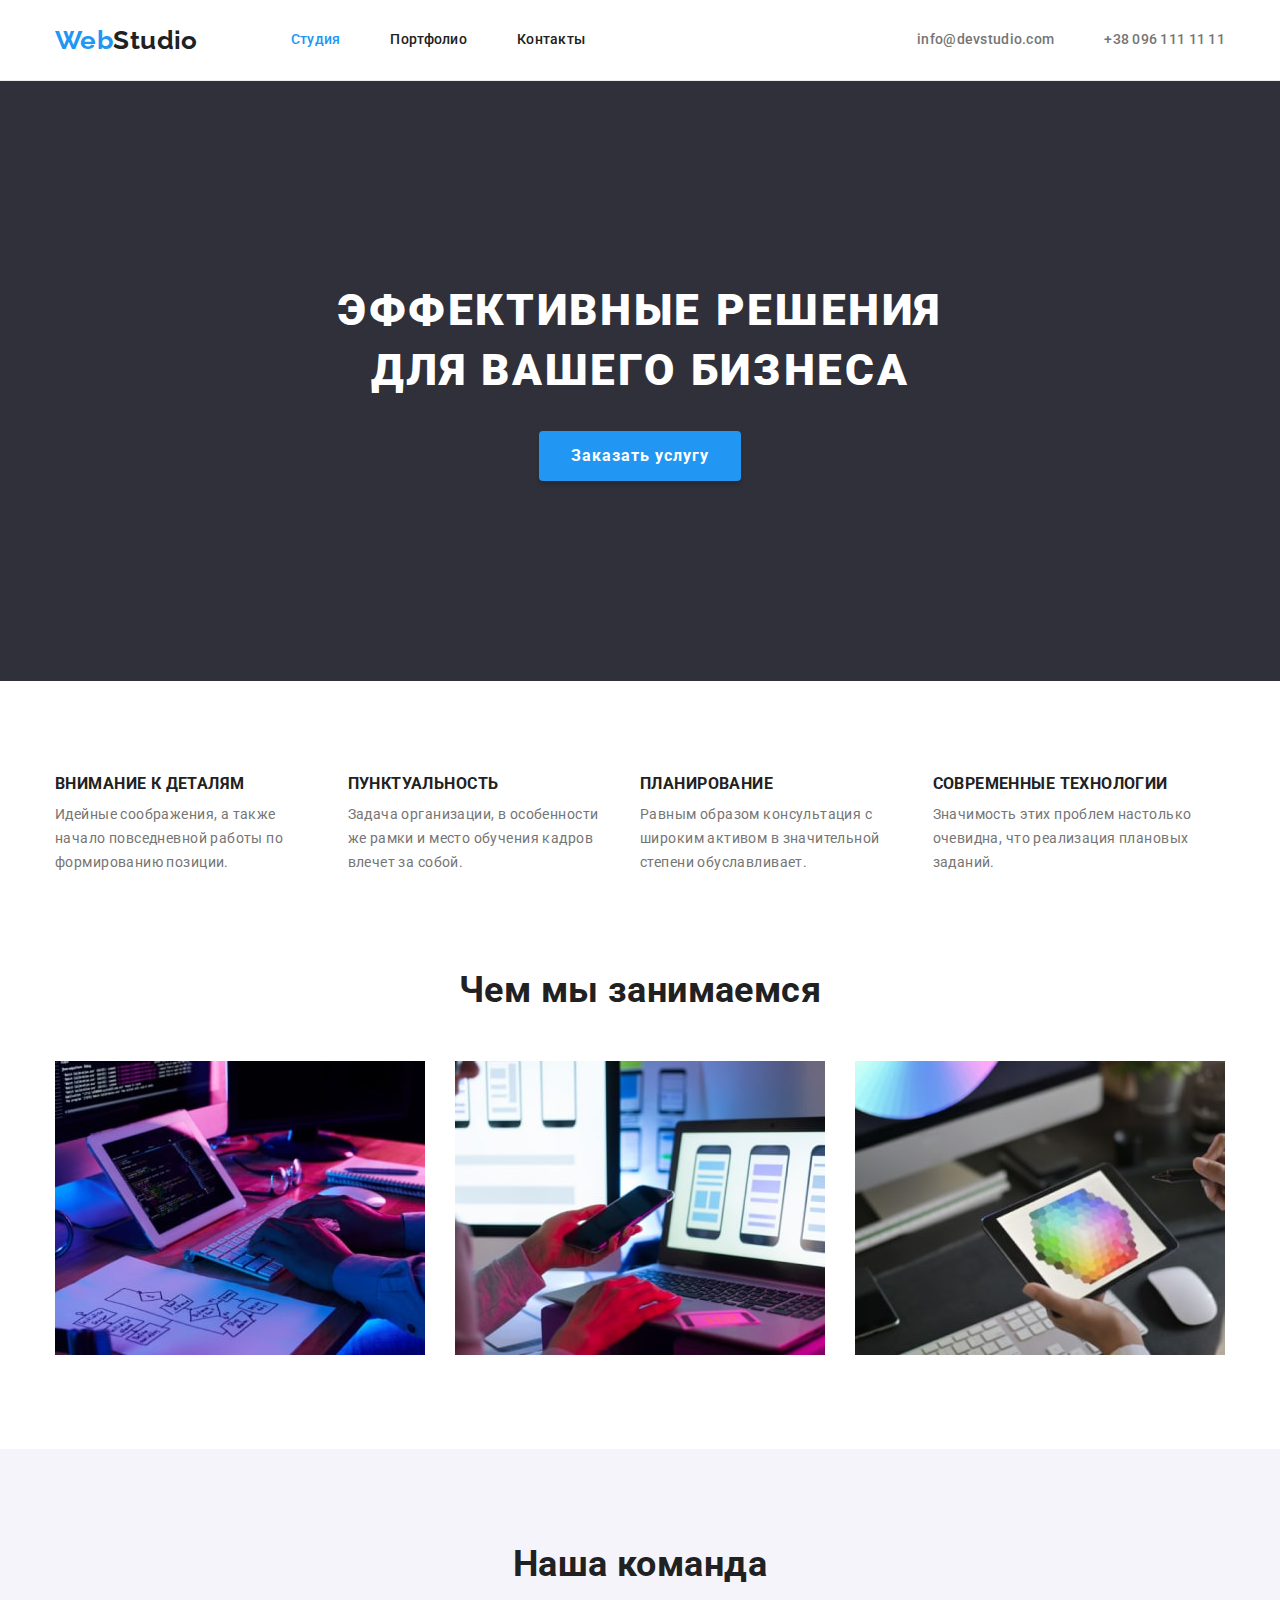
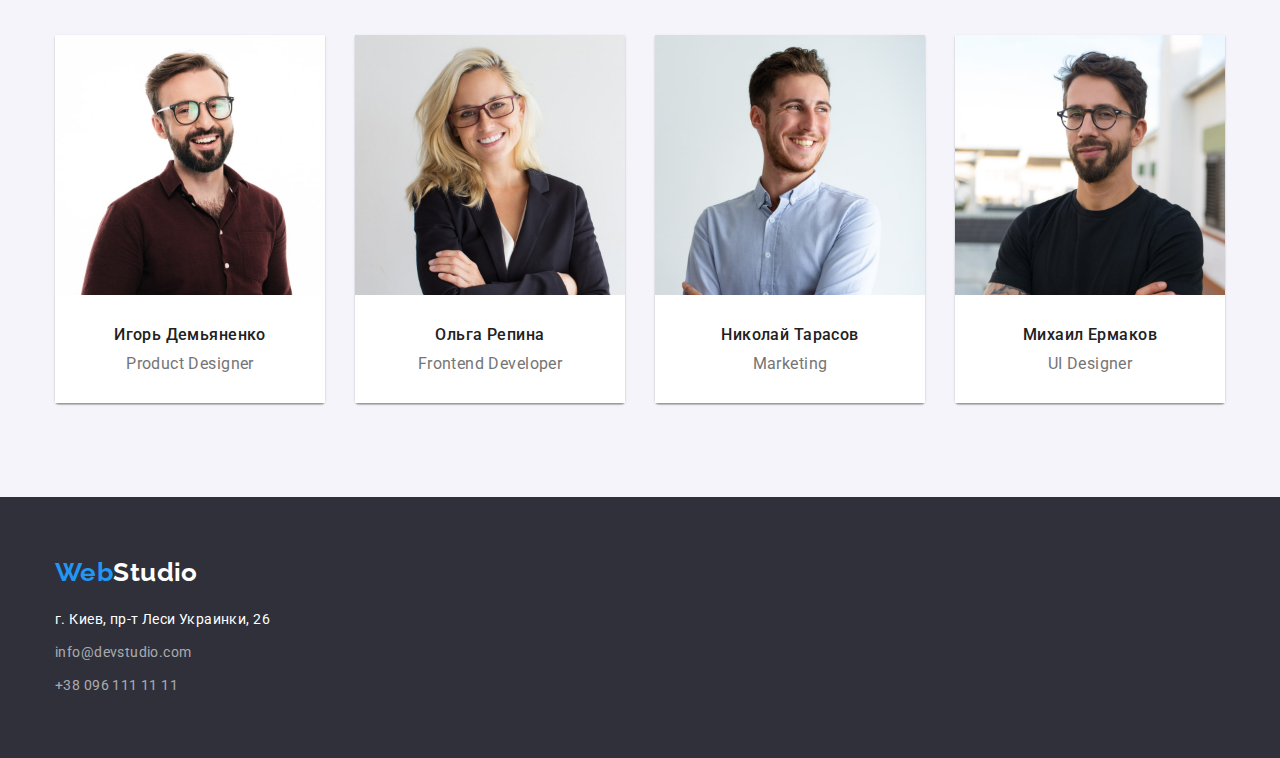
<file: index.html>
<!DOCTYPE html>
<html lang="ru">
  <head>
    <meta charset="UTF-8" />
    <meta http-equiv="X-UA-Compatible" content="IE=edge" />
    <meta name="viewport" content="width=device-width, initial-scale=1.0" />
    <title>Студия</title>
    <link rel="preconnect" href="https://fonts.googleapis.com" />
    <link rel="preconnect" href="https://fonts.gstatic.com" crossorigin />
    <link
      rel="stylesheet"
      href="https://cdnjs.cloudflare.com/ajax/libs/modern-normalize/1.0.0/modern-normalize.min.css"
    />
    <link
      href="https://fonts.googleapis.com/css2?family=Raleway:wght@700&family=Roboto:wght@400;500;700;900&display=swap"
      rel="stylesheet"
    />
    <link
      rel="stylesheet"
      href="https://cdnjs.cloudflare.com/ajax/libs/modern-normalize/1.1.0/modern-normalize.min.css"
      integrity="sha512-wpPYUAdjBVSE4KJnH1VR1HeZfpl1ub8YT/NKx4PuQ5NmX2tKuGu6U/JRp5y+Y8XG2tV+wKQpNHVUX03MfMFn9Q=="
      crossorigin="anonymous"
      referrerpolicy="no-referrer"
    />
    <link rel="stylesheet" href="./css/styles.css" />
  </head>

  <body>
    <!-- /* //////////////шапка header/////////////////////////*/ -->

    <header class="header">
      <div class="container header-container">
        <nav class="navigation">
          <a class="header-logo logo link" lang="en" href="./index.html"><span>Web</span>Studio</a>
          <ul class="header-list list">
            <li class="header-item">
              <a class="header-link link current" href="./index.html">Студия</a>
            </li>
            <li class="header-item">
              <a class="header-link link" href="./portfolio.html">Портфолио</a>
            </li>
            <li class="header-item"><a class="header-link link" href="">Контакты</a></li>
          </ul>
        </nav>
        <ul class="header-contacts list">
          <li class="header-contacts-items">
            <a class="header-contacts-link link" href="mailto:info@devstudio.com"
              >info@devstudio.com</a
            >
          </li>
          <li class="header-contacts-items">
            <a class="header-contacts-link link" href="tel:+380961111111">+38 096 111 11 11</a>
          </li>
        </ul>
      </div>
    </header>
    <main>
      <!-- /* //////////////////hero герой/////////////////// */ -->

      <section class="hero">
        <div class="container center">
          <h1 class="hero-title">
            Эффективные решения <br />
            для вашего бизнеса
          </h1>
          <button class="hero-button btn" type="button">Заказать услугу</button>
        </div>
      </section>

      <!-- /* //////////////Преимущества features/////////////////////////*/ -->

      <section class="features section">
        <div class="container">
          <h2 class="features-title visually-hidden">Преимущества</h2>
          <ul class="features-list list">
            <li class="features-item">
              <h3 class="features-item-title">Внимание к деталям</h3>
              <p class="features-item-text">
                Идейные соображения, а также начало повседневной работы по формированию позиции.
              </p>
            </li>
            <li class="features-item">
              <h3 class="features-item-title">Пунктуальность</h3>
              <p class="features-item-text">
                Задача организации, в особенности же рамки и место обучения кадров влечет за собой.
              </p>
            </li>
            <li class="features-item">
              <h3 class="features-item-title">Планирование</h3>
              <p class="features-item-text">
                Равным образом консультация с широким активом в значительной степени обуславливает.
              </p>
            </li>
            <li class="features-item">
              <h3 class="features-item-title">Современные технологии</h3>
              <p class="features-item-text">
                Значимость этих проблем настолько очевидна, что реализация плановых заданий.
              </p>
            </li>
          </ul>
        </div>
      </section>

      <!-- /* //////////////Чем мы занимаемся doing/////////////////////////*/ -->

      <section class="doing section">
        <div class="container">
          <h2 class="doing-title">Чем мы занимаемся</h2>
          <ul class="doing-list list">
            <li class="doing-item">
              <img
                class="doing-img"
                src="./images/box1-min.jpg"
                alt="Кодим"
                width="370"
                height="294"
              />
            </li>
            <li class="doing-item">
              <img
                class="doing-img"
                src="./images/box2-min.jpg"
                alt="Программируем"
                width="370"
                height="294"
              />
            </li>
            <li class="doing-item">
              <img
                class="doing-img"
                src="./images/box3-min.jpg"
                alt="Разрабатываем"
                width="370"
                height="294"
              />
            </li>
          </ul>
        </div>
      </section>

      <!-- /* //////////////Наша команда team/////////////////////////*/ -->

      <section class="team section">
        <div class="container">
          <h2 class="team-title">Наша команда</h2>
          <ul class="team-list list">
            <li class="team-member">
              <img
                class="team-member-img"
                src="./images/img1-min.jpg"
                alt="Игорь Демьяненко"
                width="270"
                height="260"
              />
              <div class="member-name">
                <h3 class="team-member-title">Игорь Демьяненко</h3>
                <p class="team-member-text" lang="en">Product Designer</p>
              </div>
            </li>
            <li class="team-member">
              <img
                class="team-member-img"
                src="./images/img2-min.jpg"
                alt="Ольга Репина"
                width="270"
                height="260"
              />
              <div class="member-name">
                <h3 class="team-member-title">Ольга Репина</h3>
                <p class="team-member-text" lang="en">Frontend Developer</p>
              </div>
            </li>
            <li class="team-member">
              <img
                class="team-member-img"
                src="./images/img3-min.jpg"
                alt="Николай Тарасов"
                width="270"
                height="260"
              />
              <div class="member-name">
                <h3 class="team-member-title">Николай Тарасов</h3>
                <p class="team-member-text" lang="en">Marketing</p>
              </div>
            </li>
            <li class="team-member">
              <img
                class="team-member-img"
                src="./images/img4-min.jpg"
                alt="Михаил Ермаков"
                width="270"
                height="260"
              />
              <div class="member-name">
                <h3 class="team-member-title">Михаил Ермаков</h3>
                <p class="team-member-text" lang="en">UI Designer</p>
              </div>
            </li>
          </ul>
        </div>
      </section>
    </main>

    <!-- /* //////////////футер footer/////////////////////////*/ -->

    <footer class="footer">
      <div class="container">
        <a class="footer-logo logo link" lang="en" href=""><span>Web</span>Studio</a>
        <address class="footer-address">
          <ul class="footer-list list">
            <li class="footer-item">
              <a
                class="footer-link link address"
                href="https://goo.gl/maps/47WSASrcaa9zfRm9A"
                target="_blank"
                rel="noopener noreferrer"
                >г. Киев, пр-т Леси Украинки, 26</a
              >
            </li>
            <li class="footer-item">
              <a class="footer-link link" href="mailto:info@devstudio.com">info@devstudio.com</a>
            </li>
            <li class="footer-item">
              <a class="footer-link link" href="tel:+380961111111">+38 096 111 11 11</a>
            </li>
          </ul>
        </address>
      </div>
    </footer>
  </body>
</html>
</file>
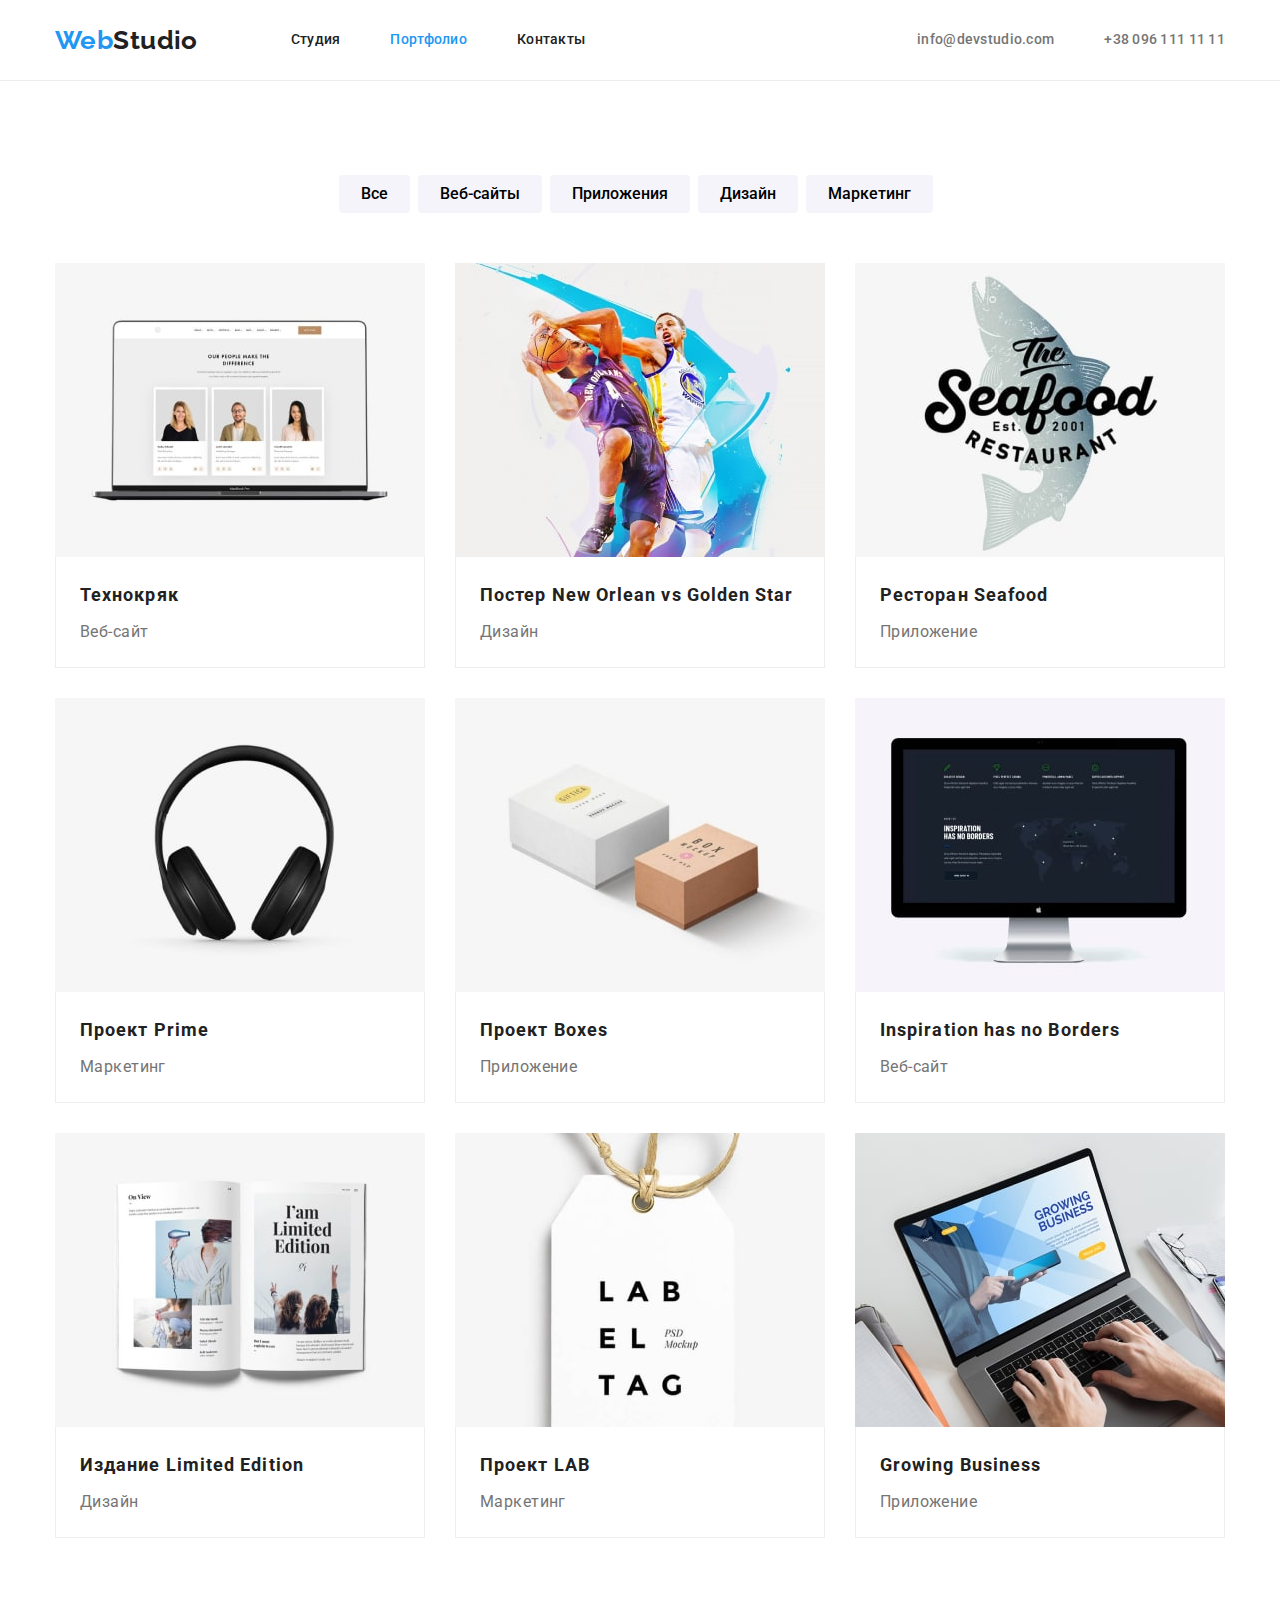
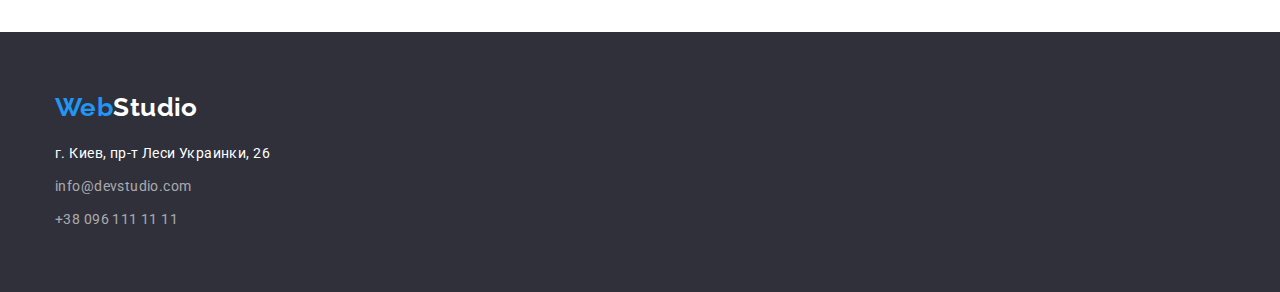
<file: portfolio.html>
<!DOCTYPE html>
<html lang="en">
  <head>
    <meta charset="UTF-8" />
    <meta http-equiv="X-UA-Compatible" content="IE=edge" />
    <meta name="viewport" content="width=device-width, initial-scale=1.0" />
    <title>Портфолио</title>
    <link
      rel="stylesheet"
      href="https://cdnjs.cloudflare.com/ajax/libs/modern-normalize/1.0.0/modern-normalize.min.css"
    />
    <link rel="preconnect" href="https://fonts.googleapis.com" />
    <link rel="preconnect" href="https://fonts.gstatic.com" crossorigin />
    <link
      href="https://fonts.googleapis.com/css2?family=Raleway:wght@700&family=Roboto:wght@400;500;700;900&display=swap"
      rel="stylesheet"
    />
    <link
      rel="stylesheet"
      href="https://cdnjs.cloudflare.com/ajax/libs/modern-normalize/1.1.0/modern-normalize.min.css"
      integrity="sha512-wpPYUAdjBVSE4KJnH1VR1HeZfpl1ub8YT/NKx4PuQ5NmX2tKuGu6U/JRp5y+Y8XG2tV+wKQpNHVUX03MfMFn9Q=="
      crossorigin="anonymous"
      referrerpolicy="no-referrer"
    />
    <link rel="stylesheet" href="./css/styles.css" />
  </head>
  <body>
    <!-- /* //////////////шапка header/////////////////////////*/ -->

    <header class="header">
      <div class="container header-container">
        <nav class="navigation">
          <a class="header-logo logo link" lang="en" href="./index.html"><span>Web</span>Studio</a>
          <ul class="header-list list">
            <li class="header-item">
              <a class="header-link link" href="./index.html">Студия</a>
            </li>
            <li class="header-item">
              <a class="header-link link current" href="./portfolio.html">Портфолио</a>
            </li>
            <li class="header-item"><a class="header-link link" href="">Контакты</a></li>
          </ul>
        </nav>
        <ul class="header-contacts list">
          <li class="header-contacts-items">
            <a class="header-contacts-link link" href="mailto:info@devstudio.com"
              >info@devstudio.com</a
            >
          </li>
          <li class="header-contacts-items">
            <a class="header-contacts-link link" href="tel:+380961111111">+38 096 111 11 11</a>
          </li>
        </ul>
      </div>
    </header>
    <main>
      <!-- /* //////////////Проекты projects/////////////////////////*/ -->

      <section class="project section">
        <div class="container">
          <h1 class="projects-title visually-hidden">Проекты</h1>
          <ul class="projects-btn-list list">
            <li class="projects-btn-item">
              <button class="projects-button btn" type="button">Все</button>
            </li>
            <li class="projects-btn-item">
              <button class="projects-button btn" type="button">Веб-сайты</button>
            </li>
            <li class="projects-btn-item">
              <button class="projects-button btn" type="button">Приложения</button>
            </li>
            <li class="projects-btn-item">
              <button class="projects-button btn" type="button">Дизайн</button>
            </li>
            <li class="projects-btn-item">
              <button class="projects-button btn" type="button">Маркетинг</button>
            </li>
          </ul>
          <ul class="projects-list list">
            <li class="projects-item">
              <a class="projects-link link" href="">
                <img
                  class="projects-link-img"
                  src="./images/imgportfolio1-min.jpg"
                  alt="три человека"
                  width="370"
                  height="294"
                />
                <div class="projects-name">
                  <h2 class="projects-link-title">Технокряк</h2>
                  <p class="projects-link-text">Веб-сайт</p>
                </div>
              </a>
            </li>
            <li class="projects-item">
              <a class="projects-link link" href="">
                <img
                  class="projects-link-img"
                  src="./images/imgportfolio2-min.jpg"
                  alt="баскетболисты"
                  width="370"
                  height="294"
                />
                <div class="projects-name">
                  <h2 class="projects-link-title">
                    Постер <span lang="en">New Orlean vs Golden Star</span>
                  </h2>
                  <p class="projects-link-text">Дизайн</p>
                </div>
              </a>
            </li>
            <li class="projects-item">
              <a class="projects-link link" href="">
                <img
                  class="projects-link-img"
                  src="./images/imgportfolio3-min.jpg"
                  alt="рыба"
                  width="370"
                  height="294"
                />
                <div class="projects-name">
                  <h2 class="projects-link-title">Ресторан <span lang="en">Seafood</span></h2>
                  <p class="projects-link-text">Приложение</p>
                </div>
              </a>
            </li>
            <li class="projects-item">
              <a class="projects-link link" href="">
                <img
                  class="projects-link-img"
                  src="./images/imgportfolio4-min.jpg"
                  alt="наушники"
                  width="370"
                  height="294"
                />
                <div class="projects-name">
                  <h2 class="projects-link-title">Проект <span lang="en">Prime</span></h2>
                  <p class="projects-link-text">Маркетинг</p>
                </div>
              </a>
            </li>
            <li class="projects-item">
              <a class="projects-link link" href="">
                <img
                  class="projects-link-img"
                  src="./images/imgportfolio5-min.jpg"
                  alt="коробки"
                  width="370"
                  height="294"
                />
                <div class="projects-name">
                  <h2 class="projects-link-title">Проект <span lang="en">Boxes</span></h2>
                  <p class="projects-link-text">Приложение</p>
                </div>
              </a>
            </li>
            <li class="projects-item">
              <a class="projects-link link" href="">
                <img
                  class="projects-link-img"
                  src="./images/imgportfolio6-min.jpg"
                  alt="монитор"
                  width="370"
                  height="294"
                />
                <div class="projects-name">
                  <h2 class="projects-link-title">
                    <span lang="en">Inspiration has no Borders</span>
                  </h2>
                  <p class="projects-link-text">Веб-сайт</p>
                </div>
              </a>
            </li>
            <li class="projects-item">
              <a class="projects-link link" href="">
                <img
                  class="projects-link-img"
                  src="./images/imgportfolio7-min.jpg"
                  alt="книга"
                  width="370"
                  height="294"
                />
                <div class="projects-name">
                  <h2 class="projects-link-title">
                    Издание <span lang="en">Limited Edition</span>
                  </h2>
                  <p class="projects-link-text">Дизайн</p>
                </div>
              </a>
            </li>
            <li class="projects-item">
              <a class="projects-link link" href="">
                <img
                  class="projects-link-img"
                  src="./images/imgportfolio8-min.jpg"
                  alt="бирка"
                  width="370"
                  height="294"
                />
                <div class="projects-name">
                  <h2 class="projects-link-title">Проект <span lang="en">LAB</span></h2>
                  <p class="projects-link-text">Маркетинг</p>
                </div>
              </a>
            </li>
            <li class="projects-item">
              <a class="projects-link link" href="">
                <img
                  class="projects-link-img"
                  src="./images/imgportfolio9-min.jpg"
                  alt="ноутбук"
                  width="370"
                  height="294"
                />
                <div class="projects-name">
                  <h2 class="projects-link-title"><span lang="en">Growing Business</span></h2>
                  <p class="projects-link-text">Приложение</p>
                </div>
              </a>
            </li>
          </ul>
        </div>
      </section>
    </main>

    <!-- /* //////////////футер footer/////////////////////////*/ -->

    <footer class="footer">
      <div class="container">
        <a class="footer-logo logo link" lang="en" href=""><span>Web</span>Studio</a>
        <address class="footer-address">
          <ul class="footer-list list">
            <li class="footer-item">
              <a
                class="footer-link link address"
                href="https://goo.gl/maps/47WSASrcaa9zfRm9A"
                target="_blank"
                rel="noopener noreferrer"
                >г. Киев, пр-т Леси Украинки, 26</a
              >
            </li>
            <li class="footer-item">
              <a class="footer-link link" href="mailto:info@devstudio.com">info@devstudio.com</a>
            </li>
            <li class="footer-item">
              <a class="footer-link link" href="tel:+380961111111">+38 096 111 11 11</a>
            </li>
          </ul>
        </address>
      </div>
    </footer>
  </body>
</html>
</file>
<file: css/styles.css>
:root {
  --main-title-color: #212121;
  --secondary-title-color: #ffffff;
  --main-text-color: #757575;
  --accent-color: rgba(255, 255, 255, 0.6);
  --secondary-accent-color: #2196f3;
  --background-color-hero-footer: #2f303a;
  --background-color-body: #ffffff;
  --background-color-section: #f5f4fa;
  --hero-button-color-hover: #188ce8;
  --header-border-color: #ececec;
  --projects-border-color: #eeeeee;
}

html {
  box-sizing: border-box;
}

body {
  font-family: 'Roboto', sans-serif;
  font-size: 14px;
  letter-spacing: 0.03em;
  color: var(--main-title-color);
  background-color: var(--background-color-body);
}

h1,
h2,
h3,
h4,
h5,
h6,
p {
  margin-top: 0;
  margin-bottom: 0;
}

ul,
ol {
  margin-top: 0;
  margin-bottom: 0;
  padding-left: 0;
}

img {
  display: block;
  width: 100%;
  height: auto;
}

.list {
  list-style: none;
}

.link {
  text-decoration: none;
}
.link:hover,
.link:focus {
  color: var(--secondary-accent-color);
}

.btn {
  cursor: pointer;
}

.logo {
  font-family: 'Raleway', sans-serif;
  font-weight: 700;
  font-size: 26px;
  line-height: 1.19;
}

.visually-hidden {
  position: absolute;
  width: 1px;
  height: 1px;
  margin: -1px;
  border: 0;
  padding: 0;
  white-space: nowrap;
  clip-path: inset(100%);
  clip: rect(0 0 0 0);
  overflow: hidden;
}

.container {
  width: 1200px;
  padding-left: 15px;
  padding-right: 15px;
  margin-left: auto;
  margin-right: auto;
}
.section {
  padding-top: 94px;
  padding-bottom: 94px;
}
/* //////////////шапка header/////////////////////////*/

.header {
  border-bottom: 1px solid var(--header-border-color);
}
.header-container {
  display: flex;
  align-items: center;
  justify-content: space-between;
}
.navigation {
  display: flex;
  align-items: center;
}
.header-list {
  display: flex;
  align-items: center;
}

.header-contacts {
  display: flex;
  align-items: center;
}

.header-item:not(:last-child) {
  margin-right: 50px;
}

.header-contacts-items:not(:last-child) {
  margin-right: 50px;
}
.header-logo:hover,
.header-logo:focus {
  color: var(--main-title-color);
}

.header-logo {
  padding-top: 24px;
  padding-bottom: 24px;
  margin-right: 93px;
  color: var(--main-title-color);
}

.header-logo > span {
  color: var(--secondary-accent-color);
}
.header-link {
  display: block;
  padding-top: 32px;
  padding-bottom: 32px;
  font-weight: 500;
  line-height: 1.14;
  letter-spacing: 0.02em;
  color: var(--main-title-color);
}

.link.current {
  color: var(--secondary-accent-color);
}

.header-contacts-link {
  display: block;
  padding-top: 32px;
  padding-bottom: 32px;
  font-weight: 500;
  line-height: 1.14;
  letter-spacing: 0.02em;
  color: var(--main-text-color);
}

/* //////////////////hero герой/////////////////// */

.hero {
  padding-top: 200px;
  padding-bottom: 200px;
  background-color: var(--background-color-hero-footer);
}

.hero-title {
  margin-bottom: 30px;
  font-weight: 900;
  font-size: 44px;
  line-height: 1.36;
  text-align: center;
  letter-spacing: 0.06em;
  text-transform: uppercase;
  color: var(--secondary-title-color);
}
.center {
  text-align: center;
}
.hero-button {
  min-width: 200px;
  padding: 10px 32px;
  align-items: center;
  border: none;
  box-shadow: 0px 4px 4px rgba(0, 0, 0, 0.15);
  border-radius: 4px;
  text-align: center;
  font-weight: 700;
  font-size: 16px;
  line-height: 1.87;
  letter-spacing: 0.06em;
  color: var(--secondary-title-color);
  background-color: var(--secondary-accent-color);
}

.hero-button:hover,
.hero-button:focus {
  background-color: var(--hero-button-color-hover);
}
/* //////////////Преимущества features/////////////////////////*/

.features-list {
  display: flex;
}
.features-item {
  flex-basis: calc((100% - 120px) / 4);
  margin-right: 30px;
}

.features-item:nth-child(4n) {
  margin-right: 0px;
}

.features-item-title {
  margin-bottom: 10px;
  font-weight: 700;
  line-height: 1.14;
  text-transform: uppercase;
}

.features-item-text {
  line-height: 1.71;
  color: var(--main-text-color);
}

/* //////////////Чем мы занимаемся doing/////////////////////////*/

.doing {
  padding-top: 0;
}
.doing-title {
  margin-bottom: 50px;
  font-weight: 700;
  font-size: 36px;
  line-height: 1.17;
  text-align: center;
}

.doing-list {
  display: flex;
  flex-wrap: wrap;
}

.doing-item {
  flex-basis: calc(100% - 90px) / 3;
}
.doing-item:not(:last-child) {
  margin-right: 30px;
}
/* //////////////Наша команда team/////////////////////////*/

.team-list {
  display: flex;
  margin-left: -30px;
}

.team-title {
  margin-bottom: 50px;
  font-weight: 700;
  font-size: 36px;
  line-height: 1.17;
  text-align: center;
}
.team-member {
  flex-basis: calc(100% - 120px) / 4;
  text-align: center;
  margin-left: 30px;
  box-shadow: 0px 1px 3px rgba(0, 0, 0, 0.12), 0px 1px 1px rgba(0, 0, 0, 0.14),
    0px 2px 1px rgba(0, 0, 0, 0.2);
  border-radius: 0px 0px 4px 4px;
}

.member-name {
  padding: 30px 0px;
  background-color: var(--background-color-body);
}

.team-member-title {
  margin-bottom: 10px;
  font-weight: 500;
  font-size: 16px;
  line-height: 1.19;
}
.team-member-text {
  font-size: 16px;
  line-height: 1.19;
  color: var(--main-text-color);
}

.team {
  background-color: var(--background-color-section);
}

/* //////////////футер footer/////////////////////////*/

.footer {
  padding-top: 60px;
  padding-bottom: 60px;
  background-color: var(--background-color-hero-footer);
}
.footer-logo:hover,
.footer-logo:focus {
  color: var(--secondary-title-color);
}

.footer-logo {
  display: block;
  margin-bottom: 20px;
  color: var(--secondary-title-color);
}

.footer-logo > span {
  color: var(--secondary-accent-color);
}

.footer-item:not(:last-child) {
  margin-bottom: 9px;
}

.footer-link {
  font-style: normal;
  font-weight: 400;
  font-size: 14px;
  line-height: 1.71;
  letter-spacing: 0.03em;
  color: var(--accent-color);
}
.address {
  color: var(--secondary-title-color);
}

/* //////////////Проекты projects/////////////////////////*/

.projects-btn-list {
  display: flex;
  justify-content: center;
  margin-bottom: 50px;
}

.projects-button.btn {
  font-weight: 500;
  font-size: 16px;
  line-height: 1.62;
  text-align: center;
  background-color: var(--background-color-section);
}
.projects-button {
  margin-right: 8px;
  border-radius: 4px;
  border: none;
  padding: 6px 22px 6px 22px;
}

.projects-button.btn:hover,
.projects-button.btn:focus {
  color: var(--secondary-title-color);
  background-color: var(--secondary-accent-color);
}

.projects-list {
  display: flex;
  flex-wrap: wrap;
  margin-left: -30px;
  margin-top: -30px;
}

.projects-item {
  flex-basis: calc((100% - 90px) / 3);
  margin-left: 30px;
  margin-top: 30px;
}

.projects-name {
  border-bottom: 1px solid var(--projects-border-color);
  border-right: 1px solid var(--projects-border-color);
  border-left: 1px solid var(--projects-border-color);
  padding: 20px 24px;
}
.projects-link-title {
  margin-bottom: 4px;
  font-weight: 700;
  font-size: 18px;
  line-height: 2;
  letter-spacing: 0.06em;
  color: var(--main-title-color);
}

.projects-link-text {
  font-size: 16px;
  line-height: 1.87;
  color: var(--main-text-color);
}
</file>
